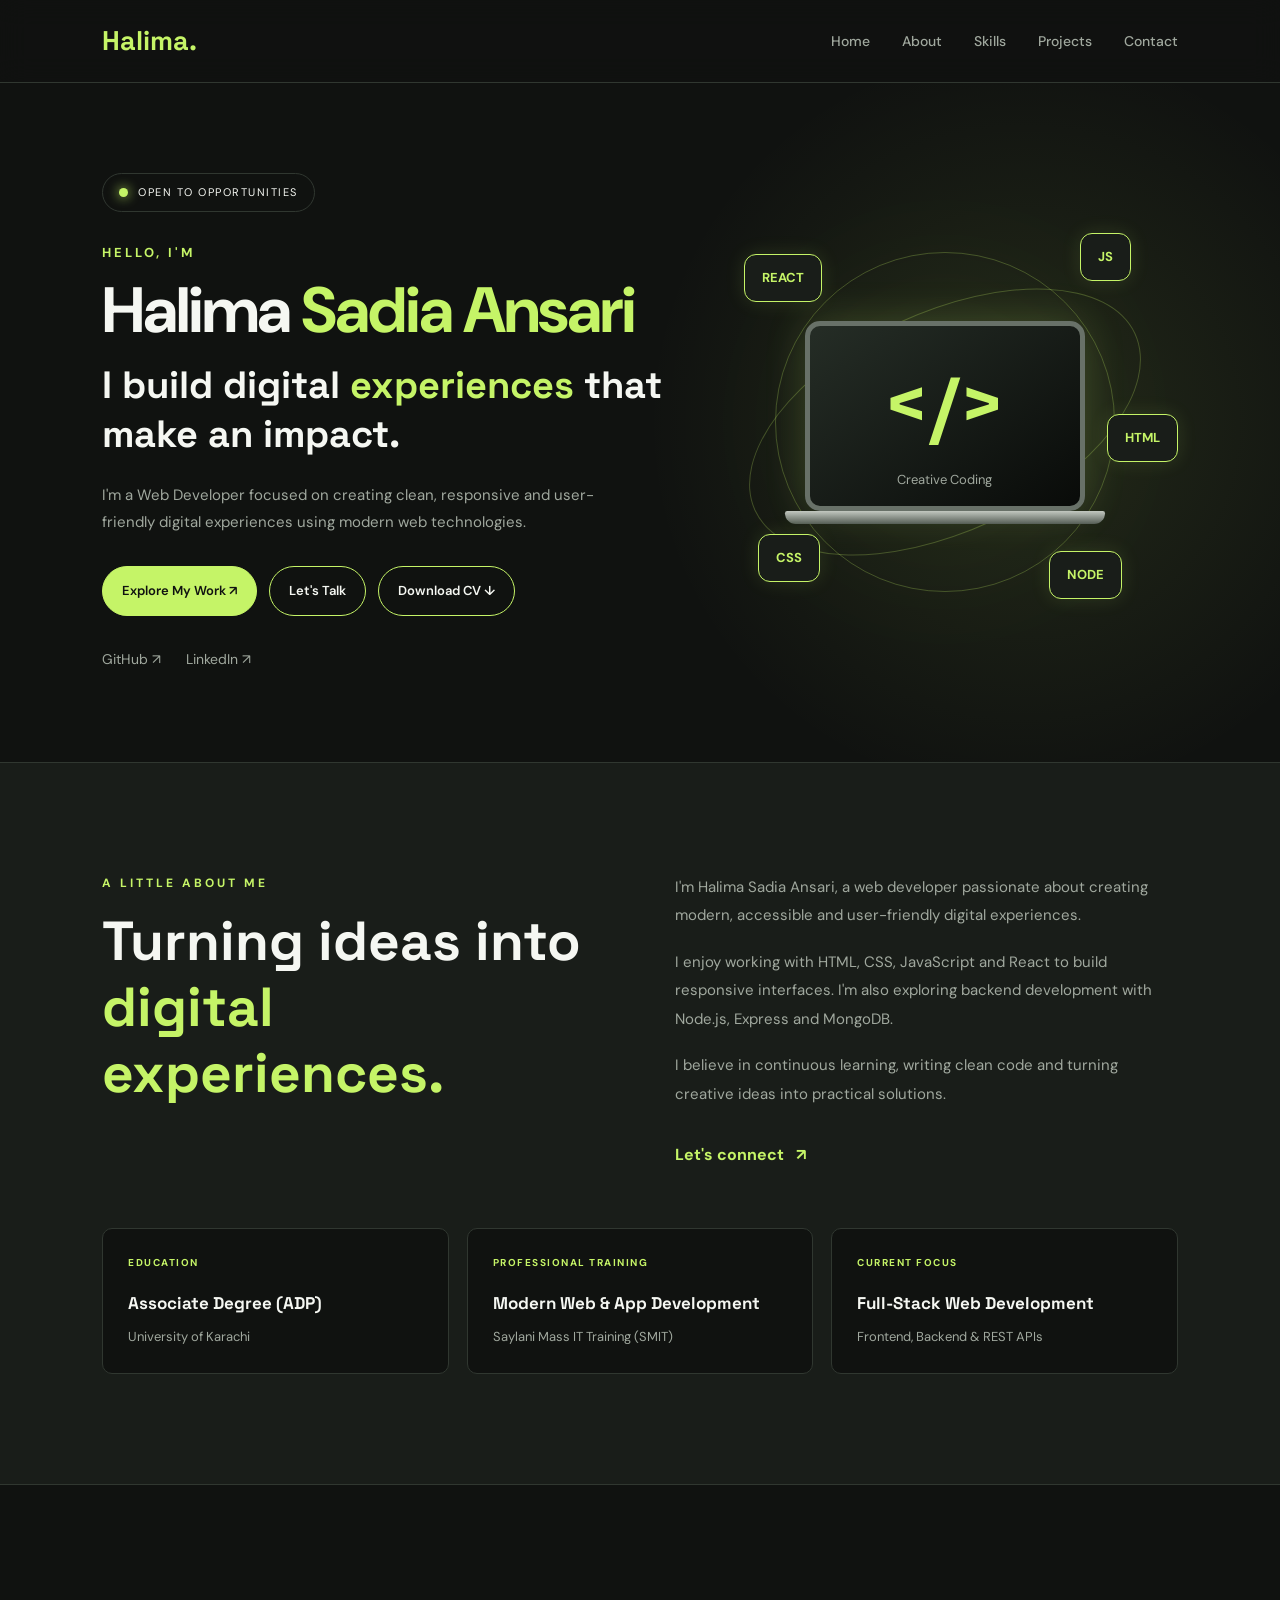
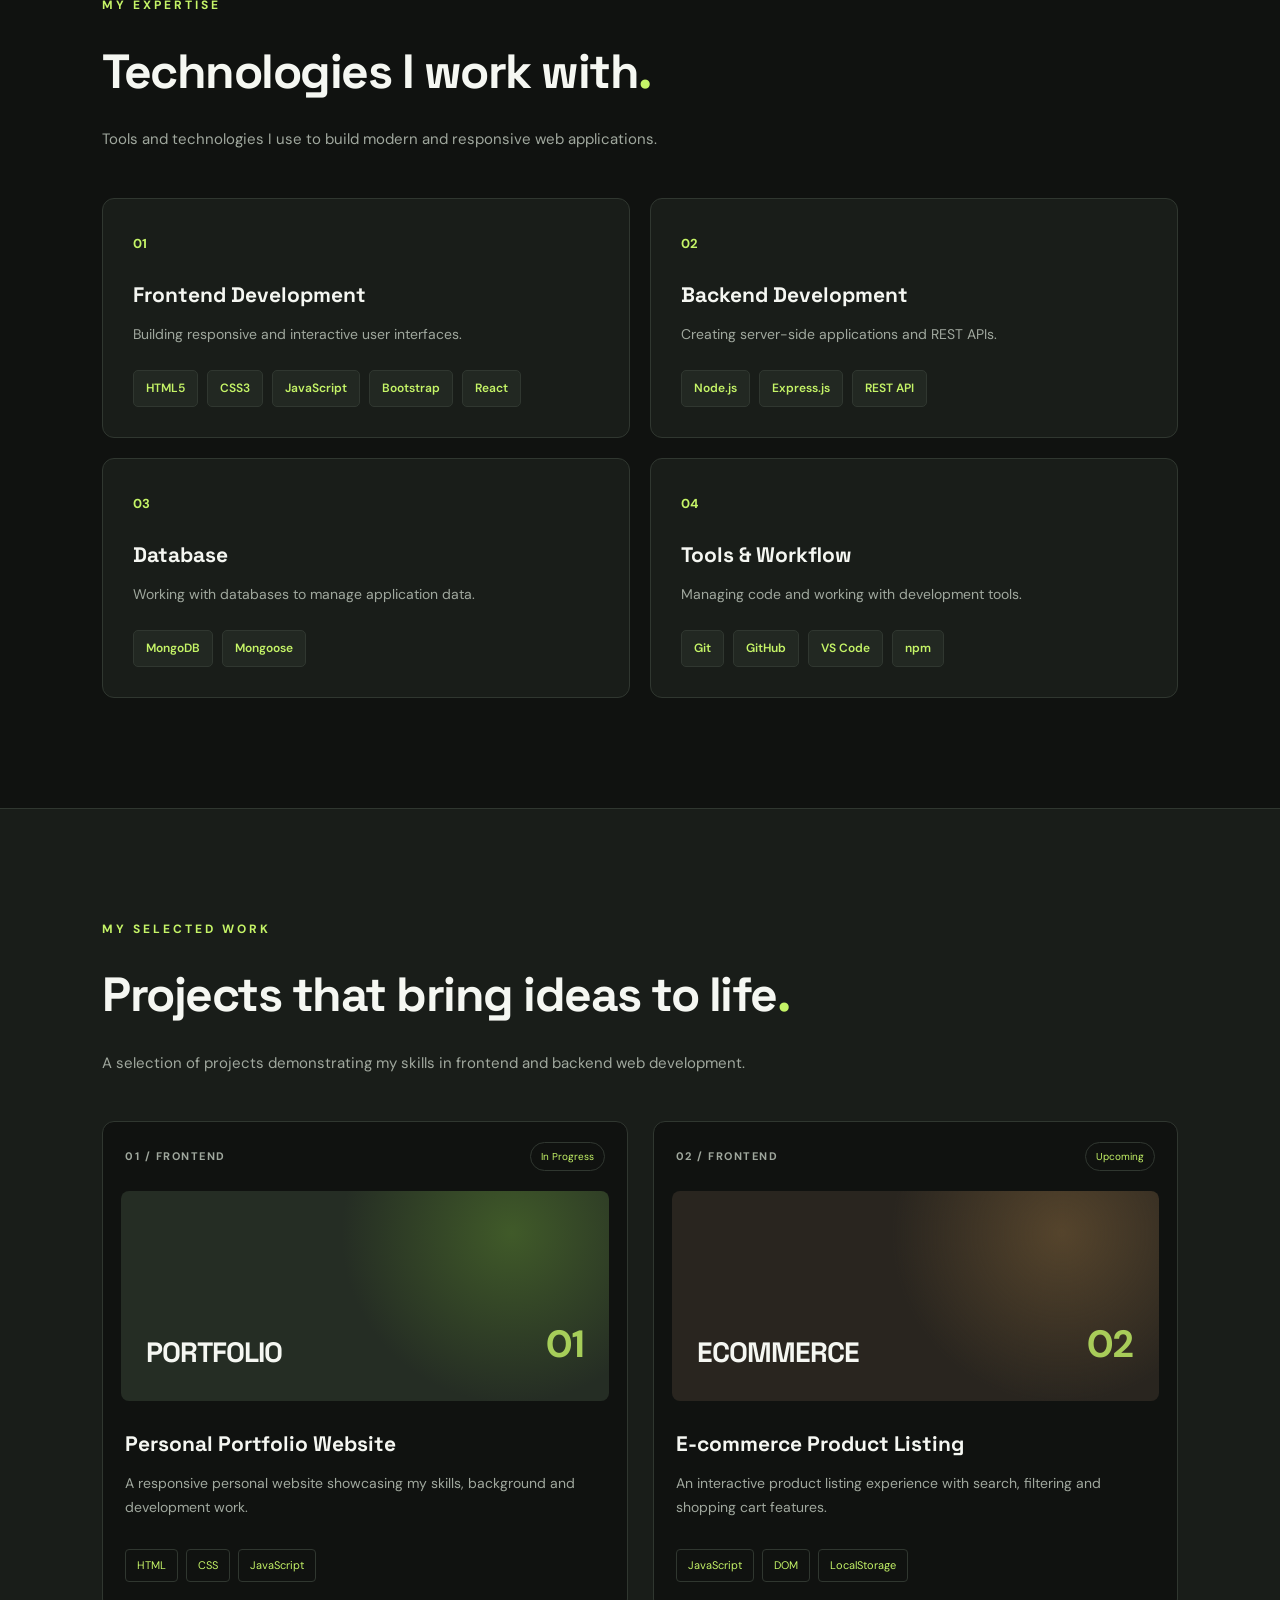
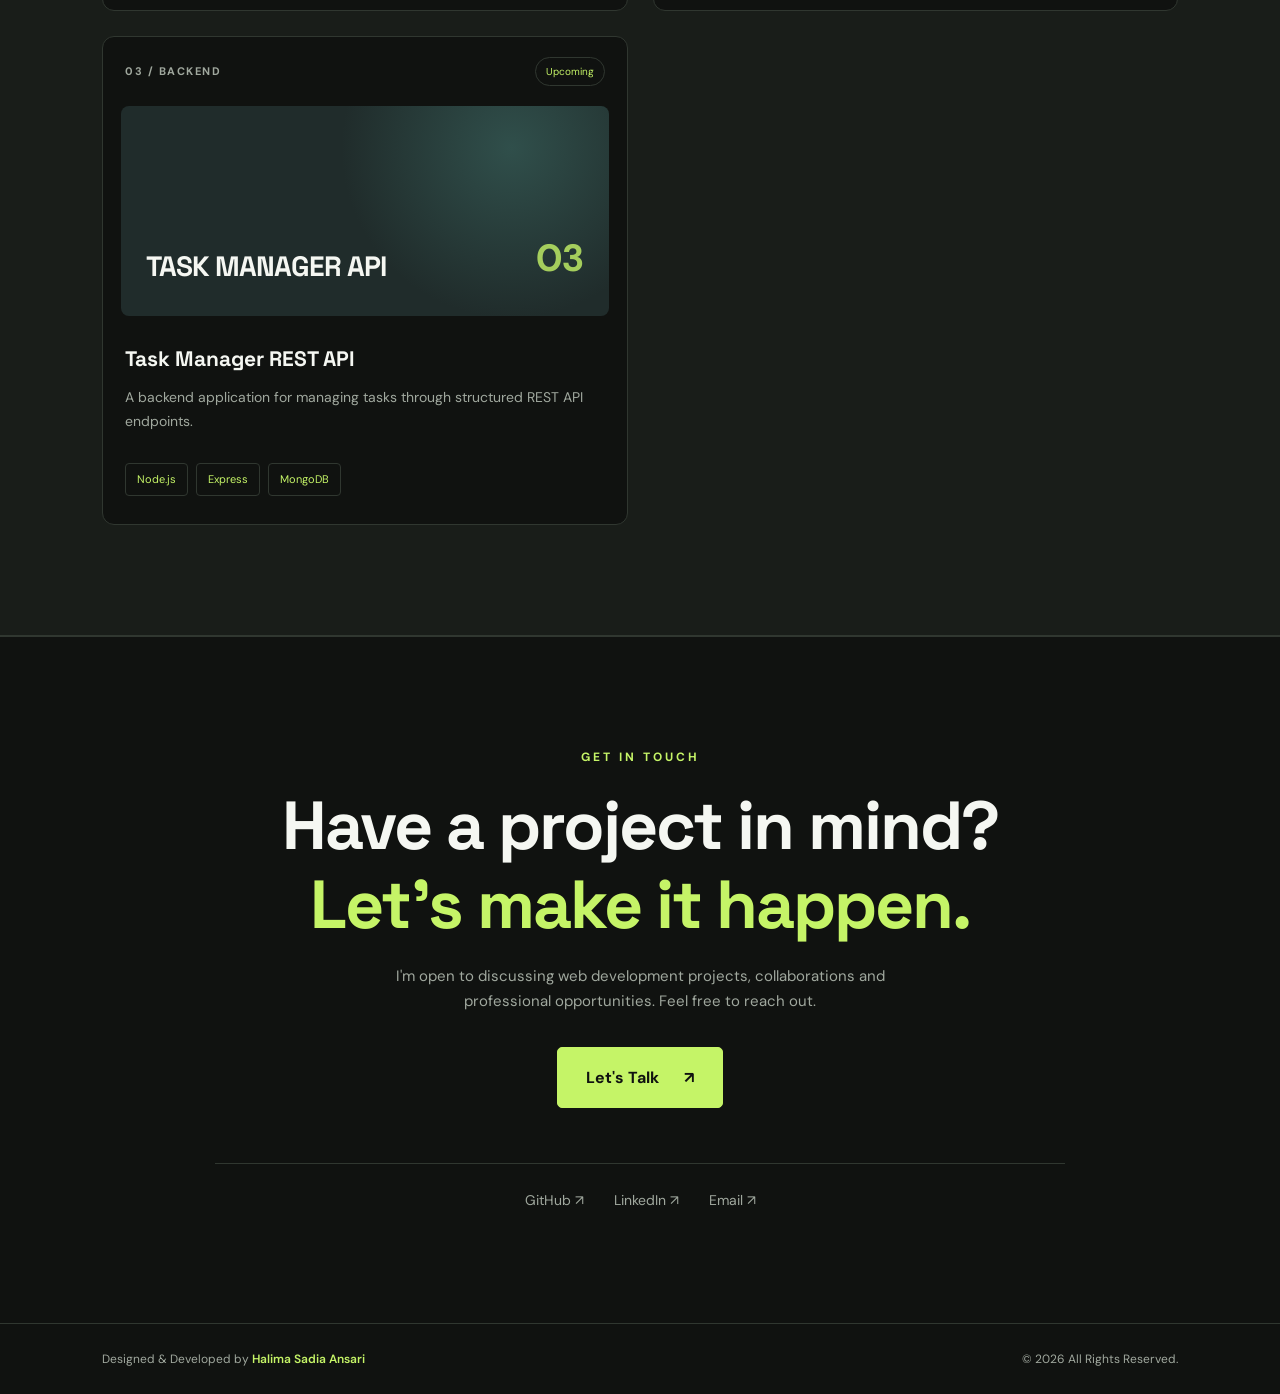
<file: 01-Personal-Portfolio/index.html>
<!doctype html>
<html lang="en">
  <head>
    <meta charset="UTF-8" />
    <meta name="viewport" content="width=device-width, initial-scale=1.0" />

    <meta
      name="description"
      content="Halima Sadia Ansari - Web Developer Portfolio"
    />

    <title>Halima Sadia Ansari | Web Developer</title>

    <link rel="stylesheet" href="style.css" />
  </head>

  <body>
    <header>
      <nav aria-label="Main Navigation">
    <a href="#home" class="logo">Halima.</a>

    <button
        class="menu-toggle"
        type="button"
        aria-label="Open navigation menu"
        aria-expanded="false"
        aria-controls="primary-navigation"
    >
        <span></span>
        <span></span>
        <span></span>
    </button>

    <ul id="primary-navigation" class="nav-links">
        <li><a href="#home">Home</a></li>
        <li><a href="#about">About</a></li>
        <li><a href="#skills">Skills</a></li>
        <li><a href="#projects">Projects</a></li>
        <li><a href="#contact">Contact</a></li>
    </ul>
</nav>
    </header>

    <main>
    
<section id="home" class="hero-v2">
    <div class="hero-v2-content">

        <p class="hero-v2-status">
            <span></span>
            OPEN TO OPPORTUNITIES
        </p>

        <p class="hero-v2-intro">HELLO, I'M</p>

        <h1>
            Halima <span>Sadia Ansari</span>
        </h1>

        <h2>
            I build digital
            <span>experiences</span>
            that make an impact.
        </h2>

        <p class="hero-v2-description">
            I'm a Web Developer focused on creating clean,
            responsive and user-friendly digital experiences
            using modern web technologies.
        </p>

        <div class="hero-v2-buttons">
            <a href="#projects" class="hero-main-btn">
                Explore My Work ↗
            </a>

            <a href="#contact" class="hero-outline-btn">
                Let's Talk
            </a>

            <a href="Halima_Sadia_Ansari_Professional_CV.pdf"
               class="hero-outline-btn" download>
                Download CV ↓
            </a>
        </div>

        <div class="hero-socials">
            <a href="https://github.com/halimaansari"
               target="_blank" rel="noopener noreferrer">GitHub ↗</a>

            <a href="https://www.linkedin.com/in/halima-sadia-ansari-618200323/"
               target="_blank" rel="noopener noreferrer">LinkedIn ↗</a>
        </div>

    </div>

    <div class="hero-v2-visual">

        <div class="tech-orbit orbit-one"></div>
        <div class="tech-orbit orbit-two"></div>

        <div class="tech-badge badge-react">REACT</div>
        <div class="tech-badge badge-js">JS</div>
        <div class="tech-badge badge-html">HTML</div>
        <div class="tech-badge badge-css">CSS</div>
        <div class="tech-badge badge-node">NODE</div>

        <div class="laptop">
            <div class="laptop-screen">
                <span class="code-symbol">&lt;/&gt;</span>
                <p>Creative Coding</p>
            </div>
            <div class="laptop-base"></div>
        </div>

        <div class="visual-glow"></div>

    </div>
</section>


      <section id="about" class="about-section">
        <div class="about-content">
          <div class="about-heading">
            <p class="section-label">A LITTLE ABOUT ME</p>
            <h2>Turning ideas into <span>digital experiences.</span></h2>
          </div>

          <div class="about-description">
            <p>
              I'm Halima Sadia Ansari, a web developer passionate about creating
              modern, accessible and user-friendly digital experiences.
            </p>

            <p>
              I enjoy working with HTML, CSS, JavaScript and React to build
              responsive interfaces. I'm also exploring backend development with
              Node.js, Express and MongoDB.
            </p>

            <p>
              I believe in continuous learning, writing clean code and turning
              creative ideas into practical solutions.
            </p>

            <a href="#contact" class="about-link">
              Let's connect <span>↗</span>
            </a>
          </div>
        </div>

        <div class="about-details">
          <article class="detail-card">
            <span class="detail-label">EDUCATION</span>
            <h3>Associate Degree (ADP)</h3>
            <p>University of Karachi</p>
          </article>

          <article class="detail-card">
            <span class="detail-label">PROFESSIONAL TRAINING</span>
            <h3>Modern Web & App Development</h3>
            <p>Saylani Mass IT Training (SMIT)</p>
          </article>

          <article class="detail-card">
            <span class="detail-label">CURRENT FOCUS</span>
            <h3>Full-Stack Web Development</h3>
            <p>Frontend, Backend & REST APIs</p>
          </article>
        </div>
      </section>

      <section id="skills" class="skills-section">
        <div class="section-heading">
          <p class="section-label">MY EXPERTISE</p>
          <h2>Technologies I work with<span>.</span></h2>
          <p>
            Tools and technologies I use to build modern and responsive web
            applications.
          </p>
        </div>

        <div class="skills-grid">
          <article class="skill-card">
            <span class="skill-number">01</span>
            <h3>Frontend Development</h3>
            <p>Building responsive and interactive user interfaces.</p>
            <div class="skill-tags">
              <span>HTML5</span>
              <span>CSS3</span>
              <span>JavaScript</span>
              <span>Bootstrap</span>
              <span>React</span>
            </div>
          </article>

          <article class="skill-card">
            <span class="skill-number">02</span>
            <h3>Backend Development</h3>
            <p>Creating server-side applications and REST APIs.</p>
            <div class="skill-tags">
              <span>Node.js</span>
              <span>Express.js</span>
              <span>REST API</span>
            </div>
          </article>

          <article class="skill-card">
            <span class="skill-number">03</span>
            <h3>Database</h3>
            <p>Working with databases to manage application data.</p>
            <div class="skill-tags">
              <span>MongoDB</span>
              <span>Mongoose</span>
            </div>
          </article>

          <article class="skill-card">
            <span class="skill-number">04</span>
            <h3>Tools & Workflow</h3>
            <p>Managing code and working with development tools.</p>
            <div class="skill-tags">
              <span>Git</span>
              <span>GitHub</span>
              <span>VS Code</span>
              <span>npm</span>
            </div>
          </article>
        </div>
      </section>

      <section id="projects" class="projects-section">
        <div class="section-heading">
          <p class="section-label">MY SELECTED WORK</p>
          <h2>Projects that bring ideas to life<span>.</span></h2>
          <p>
            A selection of projects demonstrating my skills in frontend and
            backend web development.
          </p>
        </div>

        <div class="projects-grid">
          <article class="project-card">
            <div class="project-top">
              <span class="project-category">01 / FRONTEND</span>
              <span class="project-status">In Progress</span>
            </div>

            <div class="project-visual portfolio-visual">
              <span>PORTFOLIO</span>
              <strong>01</strong>
            </div>

            <div class="project-info">
              <h3>Personal Portfolio Website</h3>

              <p>
                A responsive personal website showcasing my skills, background
                and development work.
              </p>

              <div class="project-tags">
                <span>HTML</span>
                <span>CSS</span>
                <span>JavaScript</span>
              </div>
            </div>
          </article>

          <article class="project-card">
            <div class="project-top">
              <span class="project-category">02 / FRONTEND</span>
              <span class="project-status">Upcoming</span>
            </div>

            <div class="project-visual ecommerce-visual">
              <span>ECOMMERCE</span>
              <strong>02</strong>
            </div>

            <div class="project-info">
              <h3>E-commerce Product Listing</h3>

              <p>
                An interactive product listing experience with search, filtering
                and shopping cart features.
              </p>

              <div class="project-tags">
                <span>JavaScript</span>
                <span>DOM</span>
                <span>LocalStorage</span>
              </div>
            </div>
          </article>

          <article class="project-card">
            <div class="project-top">
              <span class="project-category">03 / BACKEND</span>
              <span class="project-status">Upcoming</span>
            </div>

            <div class="project-visual backend-visual">
              <span>TASK MANAGER API</span>
              <strong>03</strong>
            </div>

            <div class="project-info">
              <h3>Task Manager REST API</h3>

              <p>
                A backend application for managing tasks through structured REST
                API endpoints.
              </p>

              <div class="project-tags">
                <span>Node.js</span>
                <span>Express</span>
                <span>MongoDB</span>
              </div>
            </div>
          </article>
        </div>
      </section>

      <section id="contact" class="contact-section">
        <div class="contact-wrapper">
          <p class="section-label">GET IN TOUCH</p>

          <h2>
            Have a project in mind?
            <span>Let's make it happen.</span>
          </h2>

          <p class="contact-description">
            I'm open to discussing web development projects, collaborations and
            professional opportunities. Feel free to reach out.
          </p>

          <a href="mailto:hsadiaansari@gmail.com" class="contact-button">
            Let's Talk <span>↗</span>
          </a>

          <div class="contact-links">
            <a
              href="https://github.com/halimaansari"
              target="_blank"
              rel="noopener noreferrer"
            >
              GitHub ↗
            </a>

            <a
              href="https://www.linkedin.com/in/halima-sadia-ansari-618200323/"
              target="_blank"
              rel="noopener noreferrer"
            >
              LinkedIn ↗
            </a>

            <a href="mailto:hsadiaansari@gmail.com"> Email ↗ </a>
          </div>
        </div>
      </section>
    </main>

    
<footer class="site-footer">
  <p>Designed & Developed by <span>Halima Sadia Ansari</span></p>
  <p>© 2026 All Rights Reserved.</p>
</footer>


    <script src="script.js"></script>
  </body>
</html>
</file>
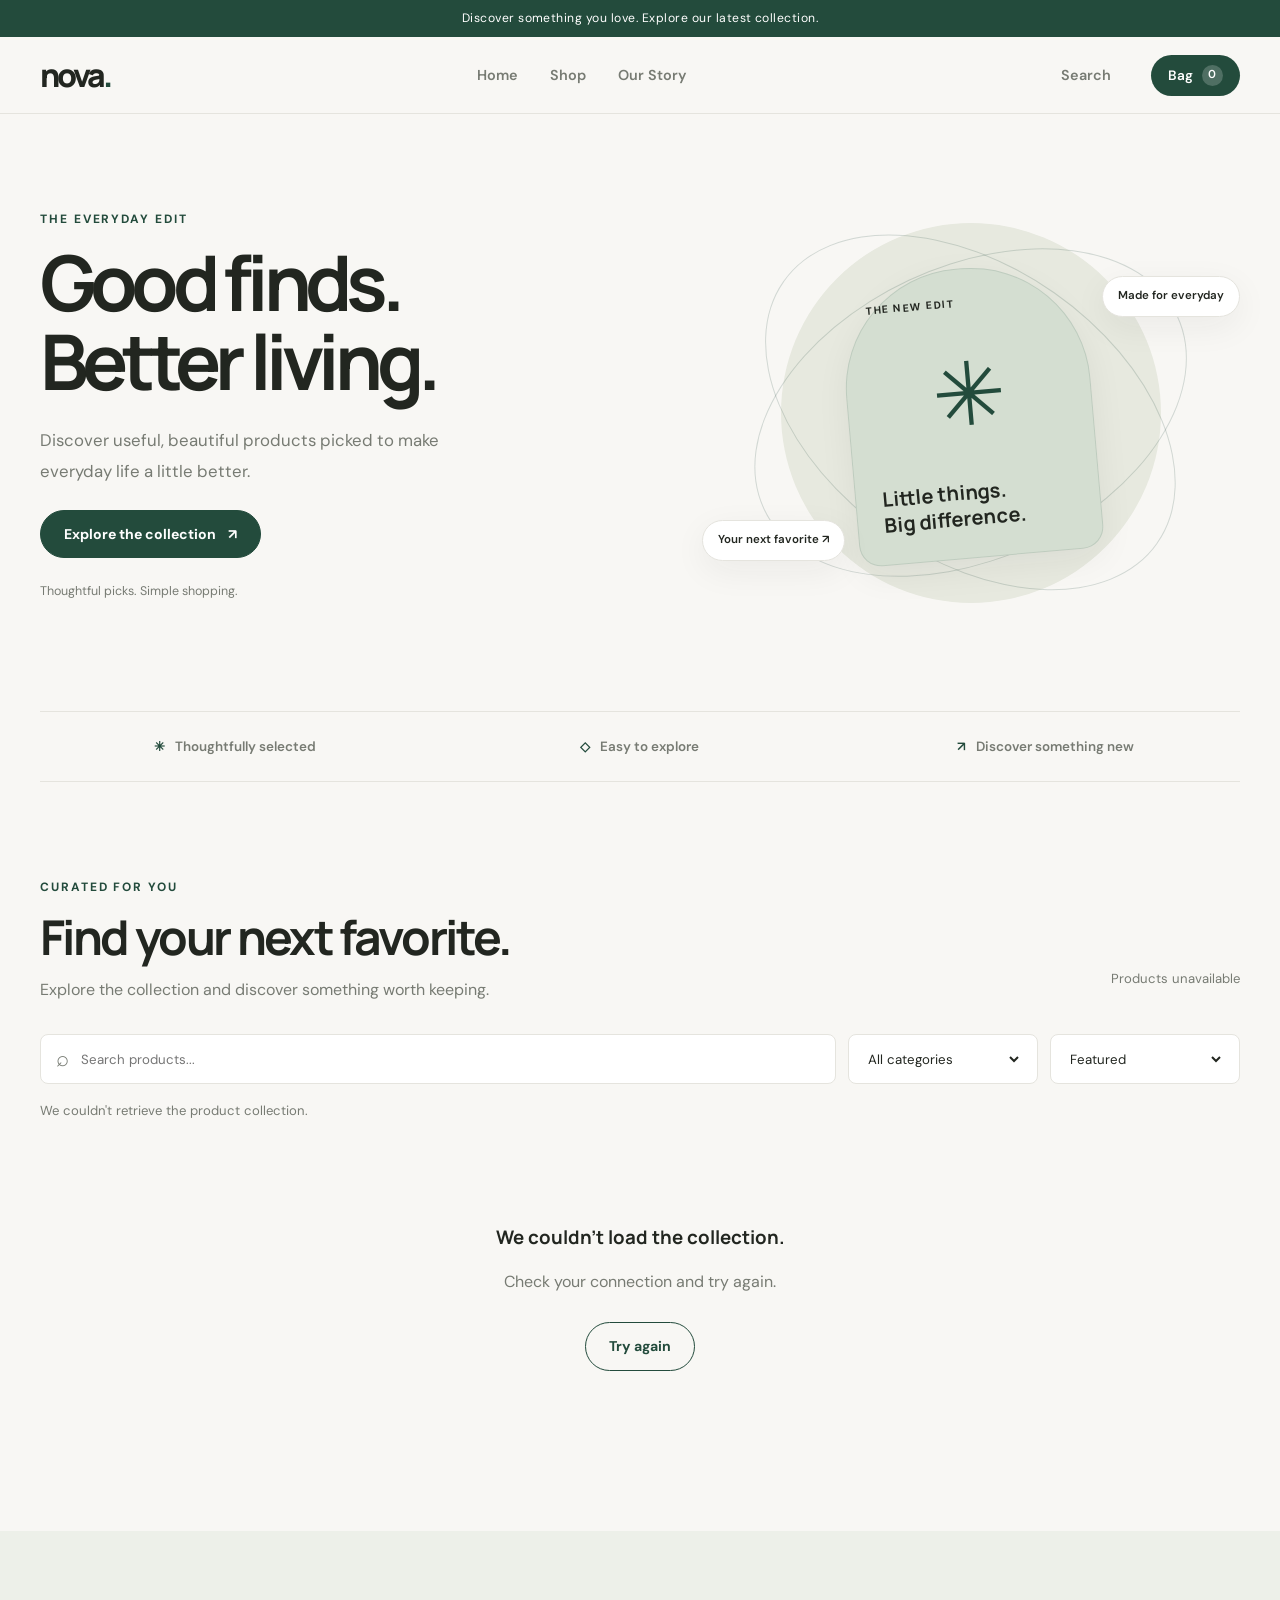
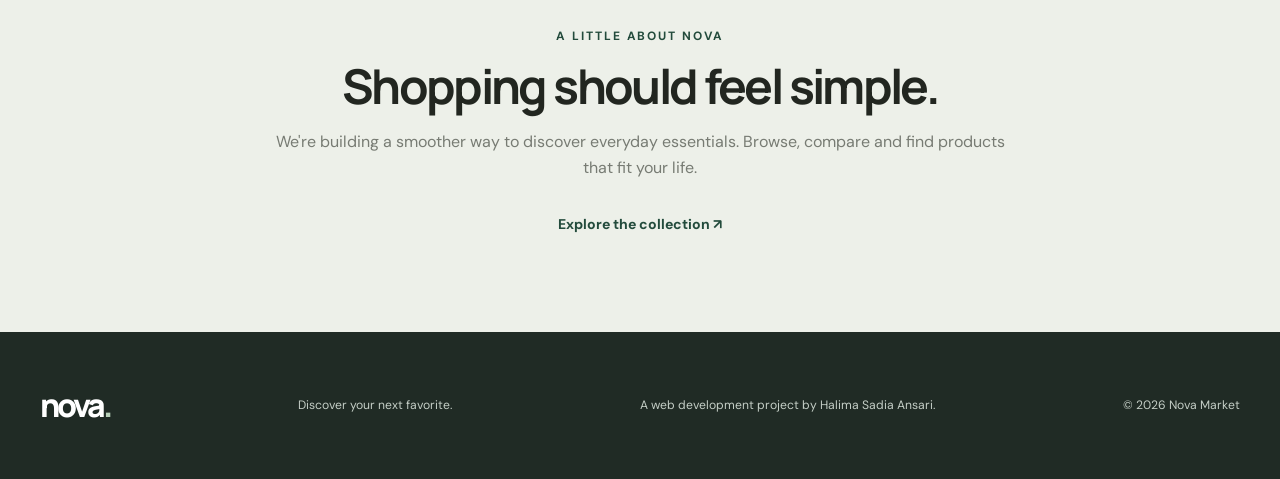
<file: 02-Ecommerce-Product-Listing/index.html>
<!DOCTYPE html>
<html lang="en">
<head>
  <!-- Set the character encoding so text renders correctly. -->
  <meta charset="UTF-8">

  <!-- Make the layout adapt to mobile, tablet, and desktop screens. -->
  <meta name="viewport" content="width=device-width, initial-scale=1.0">

  <!-- Basic page metadata for search engines and browser previews. -->
  <meta
    name="description"
    content="Discover everyday essentials and thoughtfully selected products at Nova Market."
  >
  <meta name="theme-color" content="#f8f7f4">

  <!-- The title appears in the browser tab and search results. -->
  <title>Nova Market | Discover Your Next Favorite</title>

  <!-- Load the fonts before applying the site's visual styles. -->
  <link rel="preconnect" href="https://fonts.googleapis.com">
  <link rel="preconnect" href="https://fonts.gstatic.com" crossorigin>
  <link
    href="https://fonts.googleapis.com/css2?family=DM+Sans:wght@400;500;600;700&family=Manrope:wght@400;500;600;700;800&display=swap"
    rel="stylesheet"
  >

  <!-- Keep styling and behavior separate from the HTML structure. -->
  <link rel="stylesheet" href="style.css">
  <script src="script.js" defer></script>
</head>

<body>
  <!-- A skip link lets keyboard users jump directly to the main content. -->
  <a class="skip-link" href="#main-content">Skip to main content</a>

  <!-- Announce a short brand message above the main navigation. -->
  <div class="announcement-bar">
    Discover something you love. Explore our latest collection.
  </div>

  <!-- The header contains the brand, primary navigation, and cart control. -->
  <header class="site-header">
    <div class="container header-inner">

      <a class="brand" href="#home" aria-label="Nova Market home">
        nova<span aria-hidden="true">.</span>
      </a>

      <nav class="main-nav" aria-label="Main navigation">
        <a href="#home">Home</a>
        <a href="#products">Shop</a>
        <a href="#about">Our Story</a>
      </nav>

      <div class="header-actions">
        <!-- This button focuses the search field; JavaScript will handle it. -->
        <button
          class="text-button"
          id="search-toggle"
          type="button"
          aria-controls="product-search"
        >
          Search
        </button>

        <!-- The count will be updated when products are added to the cart. -->
        <button
          class="cart-button"
          id="cart-toggle"
          type="button"
          aria-label="Shopping cart, 0 items"
        >
          Bag <span id="cart-count" aria-hidden="true">0</span>
        </button>
      </div>

    </div>
  </header>

  <main id="main-content">

    <!-- Hero section introduces the brand and directs users to the products. -->
    <section class="hero container" id="home">
      <div class="hero-content">
        <p class="eyebrow">THE EVERYDAY EDIT</p>

        <h1>Good finds.<br>Better living.</h1>

        <p class="hero-description">
          Discover useful, beautiful products picked to make
          everyday life a little better.
        </p>

        <a class="primary-button" href="#products">
          Explore the collection
          <span aria-hidden="true">↗</span>
        </a>

        <p class="hero-note">Thoughtful picks. Simple shopping.</p>
      </div>

      <!-- Decorative artwork is hidden from assistive technology. -->
      <div class="hero-visual" aria-hidden="true">
        <div class="hero-orbit orbit-one"></div>
        <div class="hero-orbit orbit-two"></div>

        <div class="hero-product">
          <span class="hero-product-label">THE NEW EDIT</span>
          <span class="hero-product-symbol">✳</span>
          <p>Little things.<br>Big difference.</p>
        </div>

        <span class="floating-note note-one">Made for everyday</span>
        <span class="floating-note note-two">Your next favorite ↗</span>
      </div>
    </section>

    <!-- Brief benefits communicate the store's shopping experience. -->
    <section class="benefits container" aria-label="Shopping highlights">
      <p><span aria-hidden="true">✳</span> Thoughtfully selected</p>
      <p><span aria-hidden="true">◇</span> Easy to explore</p>
      <p><span aria-hidden="true">↗</span> Discover something new</p>
    </section>

    <!-- Product discovery: JavaScript will populate the grid from product data. -->
    <section class="products-section container" id="products">
      <div class="section-heading">
        <div>
          <p class="eyebrow">CURATED FOR YOU</p>
          <h2>Find your next favorite.</h2>
          <p class="section-description">
            Explore the collection and discover something worth keeping.
          </p>
        </div>

        <!-- JavaScript will replace this text with the result count. -->
        <p class="product-count" id="product-count" aria-live="polite">
          Loading products...
        </p>
      </div>

      <!-- Search and filters let users narrow down the product collection. -->
      <div class="shop-toolbar">

        <label class="search-field">
          <span aria-hidden="true">⌕</span>
          <span class="visually-hidden">Search products</span>
          <input
            id="product-search"
            type="search"
            placeholder="Search products..."
            autocomplete="off"
          >
        </label>

        <label class="filter-control">
          <span class="visually-hidden">Filter by category</span>
          <select id="category-filter">
            <option value="all">All categories</option>
          </select>
        </label>

        <label class="filter-control">
          <span class="visually-hidden">Sort products</span>
          <select id="sort-filter">
            <option value="featured">Featured</option>
            <option value="price-low">Price: Low to high</option>
            <option value="price-high">Price: High to low</option>
            <option value="rating">Top rated</option>
            <option value="name">Name: A to Z</option>
          </select>
        </label>

      </div>

      <!-- A live region announces result changes to assistive technology. -->
      <p class="results-message" id="results-message" aria-live="polite">
        Loading your collection...
      </p>

      <!-- Product cards will be rendered here by JavaScript. -->
      <div class="product-grid" id="product-grid"></div>

      <!-- Show this state when a search or filter returns no products. -->
      <div class="empty-state" id="empty-state" hidden>
        <h3>No products found</h3>
        <p>Try another search term or choose a different category.</p>
        <button class="secondary-button" id="reset-filters" type="button">
          Reset filters
        </button>
      </div>

      <!-- Display a recoverable message if product loading fails. -->
      <div class="load-error" id="load-error" role="alert" hidden>
        <h3>We couldn't load the collection.</h3>
        <p>Check your connection and try again.</p>
        <button class="secondary-button" id="retry-products" type="button">
          Try again
        </button>
      </div>
    </section>

    <!-- A short brand story gives the storefront a complete page structure. -->
    <section class="story-section" id="about">
      <div class="container">
        <p class="eyebrow">A LITTLE ABOUT NOVA</p>
        <h2>Shopping should feel simple.</h2>
        <p>
          We're building a smoother way to discover everyday essentials.
          Browse, compare and find products that fit your life.
        </p>
        <a href="#products" class="text-link">
          Explore the collection <span aria-hidden="true">↗</span>
        </a>
      </div>
    </section>

  </main>

  <!-- Keep footer information separate from the main shopping content. -->
  <footer class="site-footer">
    <div class="container footer-inner">
      <a class="brand" href="#home">
        nova<span aria-hidden="true">.</span>
      </a>

      <p>Discover your next favorite.</p>
      <p class="footer-credit">
        A web development project by Halima Sadia Ansari.
      </p>

      <p>© <span id="current-year"></span> Nova Market</p>
    </div>
  </footer>

  <!-- JavaScript can use this live region for short cart notifications. -->
  <div class="toast" id="toast" role="status" aria-live="polite" hidden></div>
</body>
</html>
</file>
<file: 01-Personal-Portfolio/style.css>
@import url('https://fonts.googleapis.com/css2?family=DM+Sans:wght@400;500;600;700;800&family=Space+Grotesk:wght@400;500;600;700&display=swap');

:root {
  --bg: #101210;
  --surface: #191d19;
  --surface-light: #222822;
  --lime: #c5f467;
  --white: #f5f7f2;
  --muted: #a0a89e;
  --border: #303730;
}

* {
  margin: 0;
  padding: 0;
  box-sizing: border-box;
}

html {
  scroll-behavior: smooth;
  scroll-padding-top: 85px;
}

body {
  background: var(--bg);
  color: var(--white);
  font-family: 'DM Sans', sans-serif;
  line-height: 1.7;
}

::selection {
  background: var(--lime);
  color: var(--bg);
}

a:focus-visible,
button:focus-visible {
  outline: 2px solid var(--lime);
  outline-offset: 5px;
}

/* NAVIGATION */

header {
  position: sticky;
  top: 0;
  z-index: 100;
  background: rgba(16, 18, 16, 0.94);
  backdrop-filter: blur(14px);
  border-bottom: 1px solid var(--border);
  padding: 18px 8%;
}

nav {
  display: flex;
  justify-content: space-between;
  align-items: center;
  gap: 25px;
}

.logo {
  color: var(--lime);
  font-family: 'Space Grotesk', sans-serif;
  font-size: 27px;
  font-weight: 700;
  text-decoration: none;
}

.nav-links {
  display: flex;
  align-items: center;
  gap: 32px;
  list-style: none;
}

.nav-links a {
  color: var(--muted);
  font-size: 14px;
  font-weight: 500;
  text-decoration: none;
  transition: color 0.3s ease;
}

.nav-links a:hover,
.nav-links a.active {
  color: var(--lime);
}

.menu-toggle {
  display: none;
  background: transparent;
  border: none;
  cursor: pointer;
  flex-direction: column;
  gap: 6px;
  padding: 8px;
}

.menu-toggle span {
  width: 25px;
  height: 2px;
  background: var(--lime);
  border-radius: 2px;
}

/* GENERAL SECTIONS */

section {
  padding: 110px 8%;
  scroll-margin-top: 85px;
}

h2,
h3 {
  font-family: 'Space Grotesk', sans-serif;
}

section p {
  color: var(--muted);
}

/* HERO SECTION */

.hero-v2 {
  min-height: 650px;
  padding: 90px 8%;
  display: grid;
  grid-template-columns: 1.1fr 0.9fr;
  align-items: center;
  gap: 40px;
  position: relative;
  overflow: hidden;
  background:
    radial-gradient(
      circle at 80% 50%,
      rgba(197, 244, 103, 0.10),
      transparent 35%
    ),
    var(--bg);
}

.hero-v2-content {
  position: relative;
  z-index: 5;
}

.hero-v2-status {
  display: inline-flex;
  align-items: center;
  gap: 10px;
  padding: 9px 16px;
  border: 1px solid var(--border);
  border-radius: 30px;
  color: var(--white);
  font-size: 11px;
  letter-spacing: 1.5px;
}

.hero-v2-status span {
  width: 9px;
  height: 9px;
  background: var(--lime);
  border-radius: 50%;
  box-shadow: 0 0 12px var(--lime);
  animation: statusPulse 1.5s infinite;
}

.hero-v2-intro {
  color: var(--lime) !important;
  font-size: 13px;
  font-weight: 700;
  letter-spacing: 3px;
  margin-top: 30px;
}

.hero-v2 h1 {
  max-width: 750px;
  margin: 12px 0;
  font-size: clamp(38px, 5vw, 65px);
  line-height: 1.1;
  letter-spacing: -2px;
}

.hero-v2 h1 span,
.hero-v2 h2 span {
  color: var(--lime);
}

.hero-v2 h2 {
  max-width: 580px;
  font-size: clamp(25px, 3vw, 38px);
  line-height: 1.3;
  margin: 15px 0;
}

.hero-v2-description {
  max-width: 500px;
  margin: 22px 0 30px;
  color: var(--muted);
  font-size: 15px;
  line-height: 1.8;
}

/* HERO BUTTONS */

.hero-v2-buttons {
  display: flex;
  flex-wrap: wrap;
  gap: 12px;
}

.hero-main-btn,
.hero-outline-btn {
  display: inline-block;
  padding: 13px 19px;
  border-radius: 30px;
  font-size: 13px;
  font-weight: 600;
  text-decoration: none;
  transition: 0.3s ease;
}

.hero-main-btn {
  background: var(--lime);
  color: var(--bg);
  border: 1px solid var(--lime);
}

.hero-outline-btn {
  background: transparent;
  border: 1px solid var(--lime);
  color: var(--white);
}

.hero-main-btn:hover {
  transform: translateY(-4px);
  box-shadow: 0 8px 25px rgba(197, 244, 103, 0.25);
}

.hero-outline-btn:hover {
  background: var(--lime);
  color: var(--bg);
  transform: translateY(-4px);
}

/* SOCIAL LINKS */

.hero-socials {
  display: flex;
  gap: 25px;
  margin-top: 32px;
}

.hero-socials a {
  color: var(--muted);
  font-size: 14px;
  text-decoration: none;
  transition: 0.3s;
}

.hero-socials a:hover {
  color: var(--lime);
}

/* HERO LAPTOP ILLUSTRATION */

.hero-v2-visual {
  min-height: 420px;
  position: relative;
  display: flex;
  align-items: center;
  justify-content: center;
}

.laptop {
  position: relative;
  z-index: 2;
  width: 280px;
  animation: laptopFloat 4s ease-in-out infinite;
}

.laptop-screen {
  height: 190px;
  border: 5px solid #687168;
  border-radius: 15px;
  background: linear-gradient(145deg, #252d26, #090b09);
  display: flex;
  flex-direction: column;
  align-items: center;
  justify-content: center;
  box-shadow: 0 0 40px rgba(197, 244, 103, 0.18);
}

.code-symbol {
  font-family: 'Space Grotesk', sans-serif;
  font-size: 75px;
  color: var(--lime);
  font-weight: bold;
}

.laptop-screen p {
  color: var(--muted);
  font-size: 13px;
}

.laptop-base {
  width: 320px;
  height: 13px;
  background: linear-gradient(#c2c8c0, #555d55);
  border-radius: 3px 3px 15px 15px;
  margin-left: -20px;
}

/* TECHNOLOGY BADGES */

.tech-badge {
  position: absolute;
  z-index: 3;
  padding: 12px 17px;
  border: 1px solid var(--lime);
  border-radius: 12px;
  background: var(--surface);
  color: var(--lime);
  font-size: 13px;
  font-weight: 700;
  box-shadow: 0 0 20px rgba(197, 244, 103, 0.12);
  animation: badgeFloat 3s ease-in-out infinite;
}

.badge-react {
  top: 10%;
  left: 7%;
}

.badge-js {
  top: 5%;
  right: 10%;
  animation-delay: 0.5s;
}

.badge-html {
  top: 48%;
  right: 0;
  animation-delay: 1s;
}

.badge-css {
  bottom: 12%;
  left: 10%;
  animation-delay: 1.5s;
}

.badge-node {
  bottom: 8%;
  right: 12%;
  animation-delay: 0.8s;
}

/* ORBIT CIRCLES */

.tech-orbit {
  position: absolute;
  width: 340px;
  height: 340px;
  border: 1px solid rgba(197, 244, 103, 0.25);
  border-radius: 50%;
}

.orbit-two {
  width: 420px;
  height: 220px;
  transform: rotate(-25deg);
}

.visual-glow {
  position: absolute;
  width: 220px;
  height: 220px;
  background: var(--lime);
  opacity: 0.08;
  filter: blur(90px);
  border-radius: 50%;
}

/* ANIMATIONS */

@keyframes laptopFloat {
  0%, 100% {
    transform: translateY(0);
  }
  50% {
    transform: translateY(-15px);
  }
}

@keyframes badgeFloat {
  0%, 100% {
    transform: translateY(0);
  }
  50% {
    transform: translateY(-12px);
  }
}

@keyframes statusPulse {
  50% {
    opacity: 0.3;
  }
}

/* SECTION HEADINGS */

.section-heading {
  max-width: 700px;
  margin-bottom: 45px;
}

.section-label {
  color: var(--lime) !important;
  font-size: 12px;
  font-weight: 700;
  letter-spacing: 3px;
  margin-bottom: 15px;
}

.section-heading h2 {
  margin-bottom: 15px;
  font-size: clamp(32px, 4vw, 48px);
  letter-spacing: -1.5px;
}

.section-heading h2 span {
  color: var(--lime);
}

.section-heading > p:last-child {
  max-width: 650px;
  font-size: 15px;
}

/* ABOUT SECTION */

.about-section {
  background: var(--surface);
  border-top: 1px solid var(--border);
  border-bottom: 1px solid var(--border);
}

.about-content {
  display: grid;
  grid-template-columns: 1fr 1fr;
  gap: 70px;
  align-items: start;
  margin-bottom: 60px;
}

.about-heading h2 {
  max-width: 500px;
  font-size: clamp(36px, 5vw, 55px);
  line-height: 1.2;
}

.about-heading h2 span {
  color: var(--lime);
}

.about-description > p {
  margin-bottom: 18px;
  font-size: 15px;
  line-height: 1.9;
}

.about-link {
  display: inline-flex;
  gap: 12px;
  align-items: center;
  margin-top: 15px;
  color: var(--lime);
  font-weight: 700;
  text-decoration: none;
}

.about-link span {
  transition: transform 0.3s ease;
}

.about-link:hover span {
  transform: translate(4px, -4px);
}

.about-details {
  display: grid;
  grid-template-columns: repeat(3, 1fr);
  gap: 18px;
}

.detail-card {
  padding: 25px;
  background: var(--bg);
  border: 1px solid var(--border);
  border-radius: 10px;
  transition: 0.3s ease;
}

.detail-card:hover {
  border-color: var(--lime);
  transform: translateY(-4px);
}

.detail-label {
  display: block;
  margin-bottom: 18px;
  color: var(--lime);
  font-size: 10px;
  font-weight: 700;
  letter-spacing: 1.5px;
}

.detail-card h3 {
  margin-bottom: 8px;
  font-size: 17px;
}

.detail-card p {
  font-size: 13px;
}

/* SKILLS SECTION */

.skills-section {
  background: var(--bg);
}

.skills-grid {
  display: grid;
  grid-template-columns: repeat(2, 1fr);
  gap: 20px;
}

.skill-card {
  padding: 30px;
  background: var(--surface);
  border: 1px solid var(--border);
  border-radius: 12px;
  transition: 0.3s ease;
}

.skill-card:hover {
  border-color: var(--lime);
  transform: translateY(-5px);
}

.skill-number {
  display: inline-block;
  color: var(--lime);
  font-size: 13px;
  font-weight: 700;
  margin-bottom: 22px;
}

.skill-card h3 {
  font-size: 21px;
  margin-bottom: 10px;
}

.skill-card > p {
  font-size: 14px;
  margin-bottom: 24px;
}

.skill-tags {
  display: flex;
  flex-wrap: wrap;
  gap: 9px;
}

.skill-tags span {
  padding: 7px 12px;
  border: 1px solid var(--border);
  border-radius: 5px;
  color: var(--lime);
  background: var(--surface-light);
  font-size: 12px;
  font-weight: 600;
}

/* PROJECTS SECTION */

.projects-section {
  background: var(--surface);
  border-top: 1px solid var(--border);
  border-bottom: 1px solid var(--border);
}

.projects-grid {
  display: grid;
  grid-template-columns: repeat(2, 1fr);
  gap: 25px;
}

.project-card {
  overflow: hidden;
  background: var(--bg);
  border: 1px solid var(--border);
  border-radius: 12px;
  transition: 0.3s ease;
}

.project-card:hover {
  transform: translateY(-6px);
  border-color: var(--lime);
}

.project-top {
  display: flex;
  justify-content: space-between;
  align-items: center;
  gap: 10px;
  padding: 20px 22px;
}

.project-category {
  color: var(--muted);
  font-size: 11px;
  font-weight: 700;
  letter-spacing: 1.5px;
}

.project-status {
  padding: 5px 10px;
  border: 1px solid var(--border);
  border-radius: 20px;
  color: var(--lime);
  font-size: 10px;
}

.project-visual {
  min-height: 210px;
  margin: 0 18px;
  padding: 25px;
  display: flex;
  justify-content: space-between;
  align-items: flex-end;
  border-radius: 8px;
  overflow: hidden;
}

.project-visual span {
  font-family: 'Space Grotesk', sans-serif;
  font-size: clamp(18px, 3vw, 28px);
  font-weight: 700;
  letter-spacing: -1px;
}

.project-visual strong {
  color: var(--lime);
  font-size: 38px;
  opacity: 0.8;
}

.portfolio-visual {
  background:
    radial-gradient(circle at 80% 20%, #405a29, transparent 40%),
    #252d24;
}

.ecommerce-visual {
  background:
    radial-gradient(circle at 80% 20%, #55442c, transparent 40%),
    #29251f;
}

.backend-visual {
  background:
    radial-gradient(circle at 80% 20%, #304f4b, transparent 40%),
    #202c2b;
}

.project-info {
  padding: 25px 22px 28px;
}

.project-info h3 {
  margin-bottom: 10px;
  font-size: 21px;
}

.project-info > p {
  min-height: 55px;
  font-size: 14px;
}

.project-tags {
  display: flex;
  flex-wrap: wrap;
  gap: 8px;
  margin-top: 22px;
}

.project-tags span {
  padding: 6px 11px;
  border: 1px solid var(--border);
  border-radius: 4px;
  color: var(--lime);
  font-size: 11px;
}

/* CONTACT SECTION */

.contact-section {
  background: var(--bg);
  border-top: 1px solid var(--border);
  text-align: center;
}

.contact-wrapper {
  max-width: 850px;
  margin: auto;
}

.contact-wrapper h2 {
  font-size: clamp(38px, 6vw, 68px);
  line-height: 1.15;
  letter-spacing: -2px;
  margin: 20px 0;
}

.contact-wrapper h2 span {
  display: block;
  color: var(--lime);
}

.contact-description {
  max-width: 570px;
  margin: 0 auto;
  font-size: 15px;
}

.contact-button {
  display: inline-flex;
  align-items: center;
  gap: 25px;
  margin-top: 32px;
  padding: 16px 28px;
  background: var(--lime);
  color: var(--bg);
  border: 1px solid var(--lime);
  border-radius: 5px;
  text-decoration: none;
  font-weight: 700;
  transition: 0.3s ease;
}

.contact-button:hover {
  background: transparent;
  color: var(--lime);
}

.contact-links {
  display: flex;
  justify-content: center;
  flex-wrap: wrap;
  gap: 30px;
  margin-top: 55px;
  padding-top: 25px;
  border-top: 1px solid var(--border);
}

.contact-links a {
  color: var(--muted);
  font-size: 14px;
  text-decoration: none;
  transition: 0.3s;
}

.contact-links a:hover {
  color: var(--lime);
}

/* FOOTER */

.site-footer {
  display: flex;
  justify-content: space-between;
  flex-wrap: wrap;
  gap: 15px;
  padding: 25px 8%;
  border-top: 1px solid var(--border);
  color: var(--muted);
  font-size: 12px;
}

.site-footer span {
  color: var(--lime);
  font-weight: 600;
}

/* TABLET RESPONSIVE */

@media (max-width: 900px) {
  .hero-v2 {
    grid-template-columns: 1fr;
    padding: 75px 7%;
    text-align: center;
  }

  .hero-v2-description {
    margin-left: auto;
    margin-right: auto;
  }

  .hero-v2-buttons,
  .hero-socials {
    justify-content: center;
  }

  .hero-v2-visual {
    min-height: 370px;
  }

  .about-content {
    grid-template-columns: 1fr;
    gap: 30px;
  }

  .about-details {
    grid-template-columns: 1fr;
  }
}

/* MOBILE RESPONSIVE */

@media (max-width: 768px) {
  header {
    padding: 16px 5%;
  }

  nav {
    position: relative;
    flex-direction: row;
    justify-content: space-between;
  }

  .menu-toggle {
    display: flex;
  }

  .nav-links {
    display: none;
    position: absolute;
    top: calc(100% + 16px);
    left: -5.5%;
    width: 111%;
    padding: 22px 8%;
    background: var(--surface);
    border-bottom: 1px solid var(--border);
    flex-direction: column;
    align-items: flex-start;
    gap: 18px;
  }

  .nav-links.is-open {
    display: flex;
  }

  section {
    padding: 75px 7%;
  }

  .hero-v2 {
    padding: 70px 7%;
  }

  .hero-v2 h1 {
    font-size: clamp(38px, 8vw, 58px);
  }

  .skills-grid {
    grid-template-columns: 1fr;
  }

  .skill-card {
    padding: 24px;
  }

  .projects-grid {
    grid-template-columns: 1fr;
  }

  .project-visual {
    min-height: 180px;
  }

  .site-footer {
    flex-direction: column;
    text-align: center;
  }
}

/* SMALL MOBILE */

@media (max-width: 480px) {
  .hero-v2 {
    padding: 60px 6%;
  }

  .hero-v2 h1 {
    font-size: 38px;
    letter-spacing: -1px;
  }

  .hero-v2 h2 {
    font-size: 25px;
  }

  .hero-v2-buttons {
    flex-direction: column;
  }

  .hero-v2-buttons a {
    text-align: center;
  }

  .hero-v2-visual {
    min-height: 320px;
    transform: scale(0.9);
  }

  .laptop {
    width: 250px;
  }

  .laptop-screen {
    height: 170px;
  }

  .laptop-base {
    width: 285px;
  }

  .tech-orbit {
    width: 280px;
    height: 280px;
  }

  .orbit-two {
    width: 330px;
    height: 190px;
  }

  .tech-badge {
    padding: 9px 12px;
    font-size: 11px;
  }

  .badge-html {
    right: -3%;
  }

  .contact-wrapper h2 {
    font-size: 40px;
  }

  .contact-links {
    gap: 20px;
  }

  .section-heading h2 {
    font-size: 32px;
  }
}

@media (prefers-reduced-motion: reduce) {
  *,
  *::before,
  *::after {
    scroll-behavior: auto !important;
    animation-duration: 0.01ms !important;
    animation-iteration-count: 1 !important;
    transition-duration: 0.01ms !important;
  }
}
</file>
<file: 02-Ecommerce-Product-Listing/style.css>
/* =========================================================
   NOVA MARKET — E-COMMERCE DESIGN SYSTEM
   Author: Halima Sadia Ansari
   Purpose: Global styles, layout, accessibility and responsive UI
   ========================================================= */


/* ---------------------------------------------------------
   01. DESIGN TOKENS
   Centralized values make the design easy to maintain.
   --------------------------------------------------------- */

:root {
  /* Brand colors */
  --color-primary: #234b3c;
  --color-primary-dark: #18392d;
  --color-primary-light: #e8eee9;

  /* Neutral colors */
  --color-background: #f8f7f4;
  --color-surface: #ffffff;
  --color-surface-muted: #efeee9;
  --color-text: #222620;
  --color-text-muted: #777b73;
  --color-border: #e5e4de;

  /* Feedback colors */
  --color-error: #b54747;
  --color-success: #28734d;

  /* Typography */
  --font-body: "DM Sans", sans-serif;
  --font-heading: "Manrope", sans-serif;

  /* Spacing scale */
  --space-1: 0.25rem;
  --space-2: 0.5rem;
  --space-3: 0.75rem;
  --space-4: 1rem;
  --space-5: 1.5rem;
  --space-6: 2rem;
  --space-7: 3rem;
  --space-8: 4rem;
  --space-9: 6rem;

  /* Layout */
  --container-width: 1200px;
  --header-height: 76px;

  /* Rounded corners */
  --radius-small: 8px;
  --radius-medium: 14px;
  --radius-large: 24px;
  --radius-pill: 999px;

  /* Shadows and transitions */
  --shadow-soft: 0 10px 35px rgba(30, 40, 32, 0.06);
  --transition-fast: 180ms ease;
  --transition-normal: 280ms ease;
}


/* ---------------------------------------------------------
   02. RESET AND BASE STYLES
   Consistent sizing and predictable browser rendering.
   --------------------------------------------------------- */

*,
*::before,
*::after {
  box-sizing: border-box;
}

html {
  scroll-behavior: smooth;
  scroll-padding-top: calc(var(--header-height) + 20px);
}

body {
  margin: 0;
  min-width: 320px;
  background: var(--color-background);
  color: var(--color-text);
  font-family: var(--font-body);
  font-size: 16px;
  line-height: 1.6;
  -webkit-font-smoothing: antialiased;
}

button,
input,
select {
  font: inherit;
}

button,
a,
select {
  -webkit-tap-highlight-color: transparent;
}

button {
  cursor: pointer;
}

a {
  color: inherit;
  text-decoration: none;
}

img {
  display: block;
  max-width: 100%;
}

[hidden] {
  display: none !important;
}

::selection {
  background: var(--color-primary);
  color: white;
}


/* ---------------------------------------------------------
   03. ACCESSIBILITY
   Focus indicators and keyboard navigation support.
   --------------------------------------------------------- */

.skip-link {
  position: absolute;
  top: 10px;
  left: 10px;
  z-index: 1000;
  padding: 12px 18px;
  background: var(--color-primary);
  color: white;
  border-radius: var(--radius-small);
  transform: translateY(-150%);
}

.skip-link:focus {
  transform: translateY(0);
}

:focus-visible {
  outline: 3px solid #a5c6a9;
  outline-offset: 4px;
}

.visually-hidden {
  position: absolute;
  width: 1px;
  height: 1px;
  padding: 0;
  margin: -1px;
  overflow: hidden;
  clip: rect(0, 0, 0, 0);
  white-space: nowrap;
  border: 0;
}


/* ---------------------------------------------------------
   04. REUSABLE LAYOUT
   Shared container and common elements.
   --------------------------------------------------------- */

.container {
  width: min(
    calc(100% - 48px),
    var(--container-width)
  );
  margin-inline: auto;
}

.eyebrow {
  margin: 0 0 var(--space-3);
  color: var(--color-primary);
  font-size: 0.75rem;
  font-weight: 700;
  letter-spacing: 0.16em;
  text-transform: uppercase;
}

.section-description {
  max-width: 520px;
  margin: var(--space-3) 0 0;
  color: var(--color-text-muted);
}


/* ---------------------------------------------------------
   05. ANNOUNCEMENT BAR
   A compact promotional message above the header.
   --------------------------------------------------------- */

.announcement-bar {
  padding: 9px 16px;
  background: var(--color-primary);
  color: white;
  text-align: center;
  font-size: 0.76rem;
  letter-spacing: 0.04em;
}


/* ---------------------------------------------------------
   06. SITE HEADER AND NAVIGATION
   Flexbox keeps brand, links and actions aligned.
   --------------------------------------------------------- */

.site-header {
  position: sticky;
  top: 0;
  z-index: 100;
  background: rgba(248, 247, 244, 0.94);
  border-bottom: 1px solid var(--color-border);
  backdrop-filter: blur(16px);
}

.header-inner {
  display: flex;
  min-height: var(--header-height);
  align-items: center;
  justify-content: space-between;
  gap: var(--space-5);
}

.brand {
  font-family: var(--font-heading);
  font-size: 2rem;
  font-weight: 800;
  letter-spacing: -0.09em;
}

.brand span {
  color: var(--color-primary);
}

.main-nav,
.header-actions {
  display: flex;
  align-items: center;
  gap: var(--space-6);
}

.main-nav a,
.text-button {
  color: var(--color-text-muted);
  font-size: 0.9rem;
  font-weight: 600;
  transition: color var(--transition-fast);
}

.main-nav a:hover,
.text-button:hover {
  color: var(--color-primary);
}

.text-button {
  padding: 8px;
  background: transparent;
  border: 0;
}

.cart-button {
  display: inline-flex;
  align-items: center;
  gap: 9px;
  padding: 10px 17px;
  background: var(--color-primary);
  color: white;
  border: 0;
  border-radius: var(--radius-pill);
  font-size: 0.85rem;
  font-weight: 600;
  transition:
    background var(--transition-fast),
    transform var(--transition-fast);
}

.cart-button:hover {
  background: var(--color-primary-dark);
  transform: translateY(-2px);
}

#cart-count {
  display: grid;
  min-width: 21px;
  height: 21px;
  place-items: center;
  background: rgba(255, 255, 255, 0.2);
  border-radius: 50%;
  font-size: 0.72rem;
}


/* ---------------------------------------------------------
   07. HERO SECTION
   A two-column editorial introduction.
   --------------------------------------------------------- */

.hero {
  display: grid;
  min-height: 540px;
  grid-template-columns: 1fr 0.9fr;
  align-items: center;
  gap: var(--space-8);
  padding-block: var(--space-9);
}

.hero-content h1 {
  max-width: 650px;
  margin: 0;
  font-family: var(--font-heading);
  font-size: clamp(3.2rem, 6vw, 5.8rem);
  font-weight: 700;
  line-height: 1.04;
  letter-spacing: -0.075em;
}

.hero-description {
  max-width: 450px;
  margin: var(--space-5) 0;
  color: var(--color-text-muted);
  font-size: 1.05rem;
  line-height: 1.8;
}

.primary-button,
.secondary-button {
  display: inline-flex;
  min-height: 48px;
  align-items: center;
  justify-content: center;
  gap: 12px;
  padding: 12px 23px;
  border: 1px solid var(--color-primary);
  border-radius: var(--radius-pill);
  font-size: 0.88rem;
  font-weight: 700;
  transition:
    background var(--transition-normal),
    color var(--transition-normal),
    transform var(--transition-normal);
}

.primary-button {
  background: var(--color-primary);
  color: white;
}

.primary-button:hover {
  background: var(--color-primary-dark);
  transform: translateY(-3px);
}

.hero-note {
  margin-top: var(--space-5);
  color: var(--color-text-muted);
  font-size: 0.78rem;
}


/* ---------------------------------------------------------
   08. HERO VISUAL
   CSS-generated decorative artwork without external images.
   --------------------------------------------------------- */

.hero-visual {
  position: relative;
  display: grid;
  min-height: 390px;
  place-items: center;
  isolation: isolate;
}

.hero-visual::before {
  position: absolute;
  z-index: -2;
  width: min(100%, 380px);
  aspect-ratio: 1;
  background: #e7e9df;
  border-radius: 50%;
  content: "";
}

.hero-orbit {
  position: absolute;
  width: 85%;
  height: 75%;
  border: 1px solid rgba(35, 75, 60, 0.18);
  border-radius: 50%;
}

.orbit-one {
  transform: rotate(-25deg);
}

.orbit-two {
  transform: rotate(35deg);
}

.hero-product {
  position: relative;
  display: flex;
  width: 245px;
  min-height: 290px;
  flex-direction: column;
  justify-content: space-between;
  padding: 26px;
  background: #d4ded1;
  border: 1px solid rgba(35, 75, 60, 0.12);
  border-radius: 120px 120px 22px 22px;
  box-shadow: var(--shadow-soft);
  transform: rotate(-5deg);
}

.hero-product-label {
  font-size: 0.65rem;
  font-weight: 700;
  letter-spacing: 0.15em;
}

.hero-product-symbol {
  align-self: center;
  color: var(--color-primary);
  font-size: 5.5rem;
}

.hero-product p {
  margin: 0;
  font-family: var(--font-heading);
  font-size: 1.25rem;
  font-weight: 700;
  line-height: 1.3;
}

.floating-note {
  position: absolute;
  padding: 10px 15px;
  background: white;
  border: 1px solid var(--color-border);
  border-radius: var(--radius-pill);
  box-shadow: var(--shadow-soft);
  font-size: 0.72rem;
  font-weight: 600;
}

.note-one {
  top: 15%;
  right: 0;
}

.note-two {
  bottom: 12%;
  left: 0;
}


/* ---------------------------------------------------------
   09. SHOPPING BENEFITS
   Three compact value propositions.
   --------------------------------------------------------- */

.benefits {
  display: grid;
  grid-template-columns: repeat(3, 1fr);
  gap: var(--space-4);
  padding-block: var(--space-5);
  border-top: 1px solid var(--color-border);
  border-bottom: 1px solid var(--color-border);
}

.benefits p {
  margin: 0;
  color: var(--color-text-muted);
  font-size: 0.84rem;
  font-weight: 600;
  text-align: center;
}

.benefits span {
  margin-right: 7px;
  color: var(--color-primary);
}


/* ---------------------------------------------------------
   10. PRODUCT SECTION
   Product layout and discovery controls.
   --------------------------------------------------------- */

.products-section {
  padding-block: var(--space-9);
}

.section-heading {
  display: flex;
  align-items: flex-end;
  justify-content: space-between;
  gap: var(--space-5);
  margin-bottom: var(--space-6);
}

.section-heading h2,
.story-section h2 {
  margin: 0;
  font-family: var(--font-heading);
  font-size: clamp(2rem, 4vw, 3rem);
  line-height: 1.15;
  letter-spacing: -0.055em;
}

.product-count {
  flex-shrink: 0;
  color: var(--color-text-muted);
  font-size: 0.82rem;
}

.shop-toolbar {
  display: grid;
  grid-template-columns: minmax(220px, 1fr) 190px 190px;
  gap: var(--space-3);
  margin-bottom: var(--space-4);
}

.search-field,
.filter-control {
  display: flex;
  min-height: 50px;
  align-items: center;
  gap: 10px;
  padding: 0 15px;
  background: white;
  border: 1px solid var(--color-border);
  border-radius: var(--radius-small);
}

.search-field > span:first-child {
  color: var(--color-text-muted);
  font-size: 1.4rem;
}

.search-field input,
.filter-control select {
  width: 100%;
  min-width: 0;
  background: transparent;
  color: var(--color-text);
  border: 0;
  outline: none;
  font-size: 0.83rem;
}

.filter-control select {
  cursor: pointer;
}

.results-message {
  min-height: 24px;
  margin: var(--space-4) 0;
  color: var(--color-text-muted);
  font-size: 0.82rem;
}


/* ---------------------------------------------------------
   11. PRODUCT GRID
   Responsive grid adjusts the number of columns automatically.
   --------------------------------------------------------- */

.product-grid {
  display: grid;
  grid-template-columns: repeat(4, minmax(0, 1fr));
  gap: 28px 18px;
}

.product-card {
  min-width: 0;
  overflow: hidden;
  background: transparent;
}

.product-image-wrapper {
  position: relative;
  overflow: hidden;
  aspect-ratio: 4 / 5;
  background: var(--color-surface-muted);
  border-radius: var(--radius-medium);
}

.product-image {
  width: 100%;
  height: 100%;
  object-fit: contain;
  mix-blend-mode: multiply;
  transition: transform 450ms ease;
}

.product-card:hover .product-image {
  transform: scale(1.06);
}

.product-badge {
  position: absolute;
  top: 12px;
  left: 12px;
  padding: 6px 10px;
  background: white;
  border-radius: var(--radius-pill);
  font-size: 0.67rem;
  font-weight: 700;
}

.product-details {
  padding-top: 14px;
}

.product-category {
  margin: 0 0 5px;
  color: var(--color-text-muted);
  font-size: 0.72rem;
  text-transform: capitalize;
}

.product-name {
  margin: 0;
  font-family: var(--font-heading);
  font-size: 0.96rem;
  font-weight: 700;
  line-height: 1.4;
}

.product-rating {
  margin-top: 7px;
  color: #9a793c;
  font-size: 0.76rem;
}

.product-price {
  margin-top: 9px;
  font-weight: 700;
}

.add-to-cart {
  width: 100%;
  min-height: 42px;
  margin-top: 12px;
  background: transparent;
  color: var(--color-primary);
  border: 1px solid var(--color-primary);
  border-radius: var(--radius-pill);
  font-size: 0.78rem;
  font-weight: 700;
  transition:
    background var(--transition-fast),
    color var(--transition-fast);
}

.add-to-cart:hover {
  background: var(--color-primary);
  color: white;
}


/* ---------------------------------------------------------
   12. EMPTY AND ERROR STATES
   Clear feedback when the grid has no usable products.
   --------------------------------------------------------- */

.empty-state,
.load-error {
  padding: var(--space-8) var(--space-4);
  text-align: center;
}

.empty-state h3,
.load-error h3 {
  margin-bottom: 8px;
  font-family: var(--font-heading);
}

.empty-state p,
.load-error p {
  color: var(--color-text-muted);
}

.secondary-button {
  margin-top: 12px;
  background: transparent;
  color: var(--color-primary);
}

.secondary-button:hover {
  background: var(--color-primary);
  color: white;
}


/* ---------------------------------------------------------
   13. BRAND STORY
   A separate editorial section near the page footer.
   --------------------------------------------------------- */

.story-section {
  padding-block: var(--space-9);
  background: #edf0e9;
  text-align: center;
}

.story-section .container {
  max-width: 760px;
}

.story-section h2 {
  margin-bottom: var(--space-4);
}

.story-section p:not(.eyebrow) {
  color: var(--color-text-muted);
}

.text-link {
  display: inline-block;
  margin-top: var(--space-4);
  color: var(--color-primary);
  font-size: 0.88rem;
  font-weight: 700;
}


/* ---------------------------------------------------------
   14. FOOTER
   Brand identity and project credit.
   --------------------------------------------------------- */

.site-footer {
  padding-block: var(--space-7);
  background: #202b25;
  color: white;
}

.footer-inner {
  display: flex;
  flex-wrap: wrap;
  align-items: center;
  justify-content: space-between;
  gap: var(--space-4);
}

.site-footer .brand span {
  color: #b7d0b8;
}

.site-footer p {
  margin: 0;
  color: #c4cec6;
  font-size: 0.76rem;
}

.footer-credit {
  text-align: center;
}


/* ---------------------------------------------------------
   15. TOAST NOTIFICATION
   Small status messages for cart interactions.
   --------------------------------------------------------- */

.toast {
  position: fixed;
  right: 24px;
  bottom: 24px;
  z-index: 500;
  max-width: calc(100% - 48px);
  padding: 14px 20px;
  background: var(--color-primary-dark);
  color: white;
  border-radius: var(--radius-small);
  box-shadow: var(--shadow-soft);
  font-size: 0.85rem;
}


/* ---------------------------------------------------------
   16. RESPONSIVE DESIGN
   Tablet and mobile layouts.
   --------------------------------------------------------- */

@media (max-width: 900px) {
  .hero {
    min-height: auto;
    gap: var(--space-5);
  }

  .hero-visual {
    min-height: 330px;
  }

  .product-grid {
    grid-template-columns: repeat(3, minmax(0, 1fr));
  }

  .shop-toolbar {
    grid-template-columns: 1fr 1fr;
  }

  .search-field {
    grid-column: 1 / -1;
  }
}

@media (max-width: 650px) {
  :root {
    --header-height: 66px;
  }

  .container {
    width: min(calc(100% - 32px), var(--container-width));
  }

  .announcement-bar {
    font-size: 0.68rem;
  }

  .header-inner {
    gap: 10px;
  }

  .brand {
    font-size: 1.7rem;
  }

  .main-nav {
    gap: 12px;
  }

  .main-nav a {
    font-size: 0.76rem;
  }

  .header-actions {
    gap: 6px;
  }

  .text-button {
    font-size: 0.76rem;
  }

  .cart-button {
    padding: 9px 12px;
    font-size: 0.75rem;
  }

  .hero {
    grid-template-columns: 1fr;
    padding-block: var(--space-7);
  }

  .hero-content h1 {
    font-size: clamp(3rem, 12vw, 4.5rem);
  }

  .hero-visual {
    min-height: 330px;
  }

  .benefits {
    grid-template-columns: 1fr;
    gap: 12px;
  }

  .products-section {
    padding-block: var(--space-7);
  }

  .section-heading {
    align-items: flex-start;
    flex-direction: column;
    gap: 10px;
  }

  .shop-toolbar {
    grid-template-columns: 1fr;
  }

  .search-field {
    grid-column: auto;
  }

  .product-grid {
    grid-template-columns: repeat(2, minmax(0, 1fr));
    gap: 22px 12px;
  }

  .product-name {
    font-size: 0.84rem;
  }

  .product-details {
    padding-top: 10px;
  }

  .footer-inner {
    flex-direction: column;
    text-align: center;
  }
}

@media (max-width: 360px) {
  .main-nav {
    gap: 8px;
  }

  .main-nav a {
    font-size: 0.68rem;
  }

  .text-button {
    display: none;
  }
}


/* ---------------------------------------------------------
   17. REDUCED MOTION
   Respect users who prefer less animation.
   --------------------------------------------------------- */

@media (prefers-reduced-motion: reduce) {
  *,
  *::before,
  *::after {
    scroll-behavior: auto !important;
    animation-duration: 0.01ms !important;
    animation-iteration-count: 1 !important;
    transition-duration: 0.01ms !important;
  }
}
</file>
